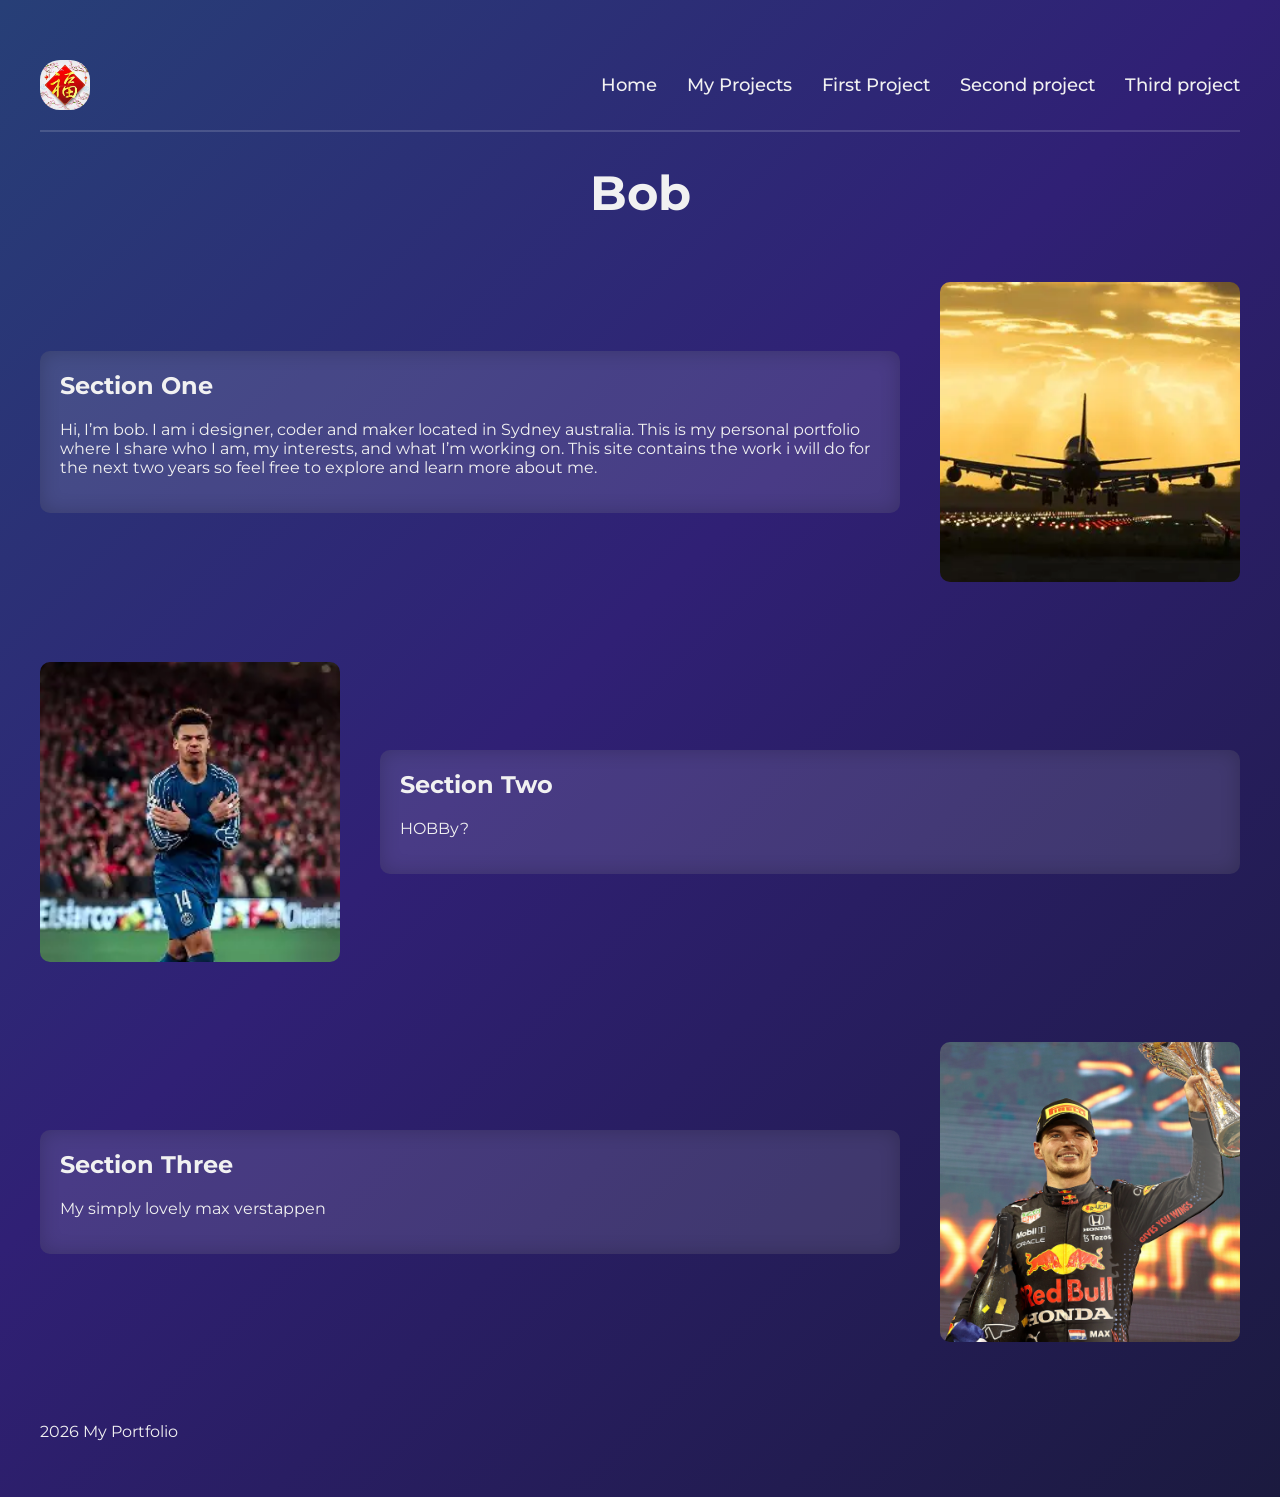
<file: index.html>
<!DOCTYPE html>
<html lang="en">

<head>
    <meta charset="UTF-8">
    <meta name="viewport" content="width=device-width, initial-scale=1.0">
    <link rel="stylesheet" href="style.css">

    <link rel="preconnect" href="https://fonts.googleapis.com">
    <link rel="preconnect" href="https://fonts.gstatic.com/" crossorigin>
    <link href="https://fonts.googleapis.com/css2?family=Montserrat:ital,wght@0,100..900;1,100..900&display=swap"
        rel="stylesheet">
    <title>Portfolio</title>
</head>

<body id="home-page">
    <div class="page-layout">
        <header>
            <div class="logo">
                <img src="Fu.webp" alt="Logo">
            </div>
            <nav class="links">
                <a href="index.html">Home</a>
                <a href="myproject.html">My Projects</a>
                <a href="firstproject.html">First Project</a>
                <a href="secondproject.html">Second project</a>
                <a href="thirdproject.html">Third project</a>
            </nav>
        </header>

        <main>
            <h1 class="title">Bob</h1>

            <section class="row">
                <div class="text">
                    <h2>Section One</h2>
                    <p>Hi, I’m bob. I am i designer, coder and maker located in Sydney australia. This is my personal
                        portfolio where I share who I am, my interests, and what I’m working on. This site contains the
                        work i will do for the next two years so feel free to explore and learn more about me. </p>
                </div>
                <img class="image" src="Plane.webp" alt="Image 1">
            </section>

            <section class="row2">
                <div class="text">
                    <h2>Section Two</h2>
                    <p>HOBBy?</p>
                </div>
                <img class="image" src="soccer.webp" alt="Image 2">
            </section>

            <section class="row">
                <div class="text">
                    <h2>Section Three</h2>
                    <p>My simply lovely max verstappen</p>
                </div>
                <img class="image" src="Max.png" alt="Image 3">
            </section>

        </main>
        <footer>
            <p>2026 My Portfolio</p>
        </footer>
    </div>
</body>

</html>
</file>
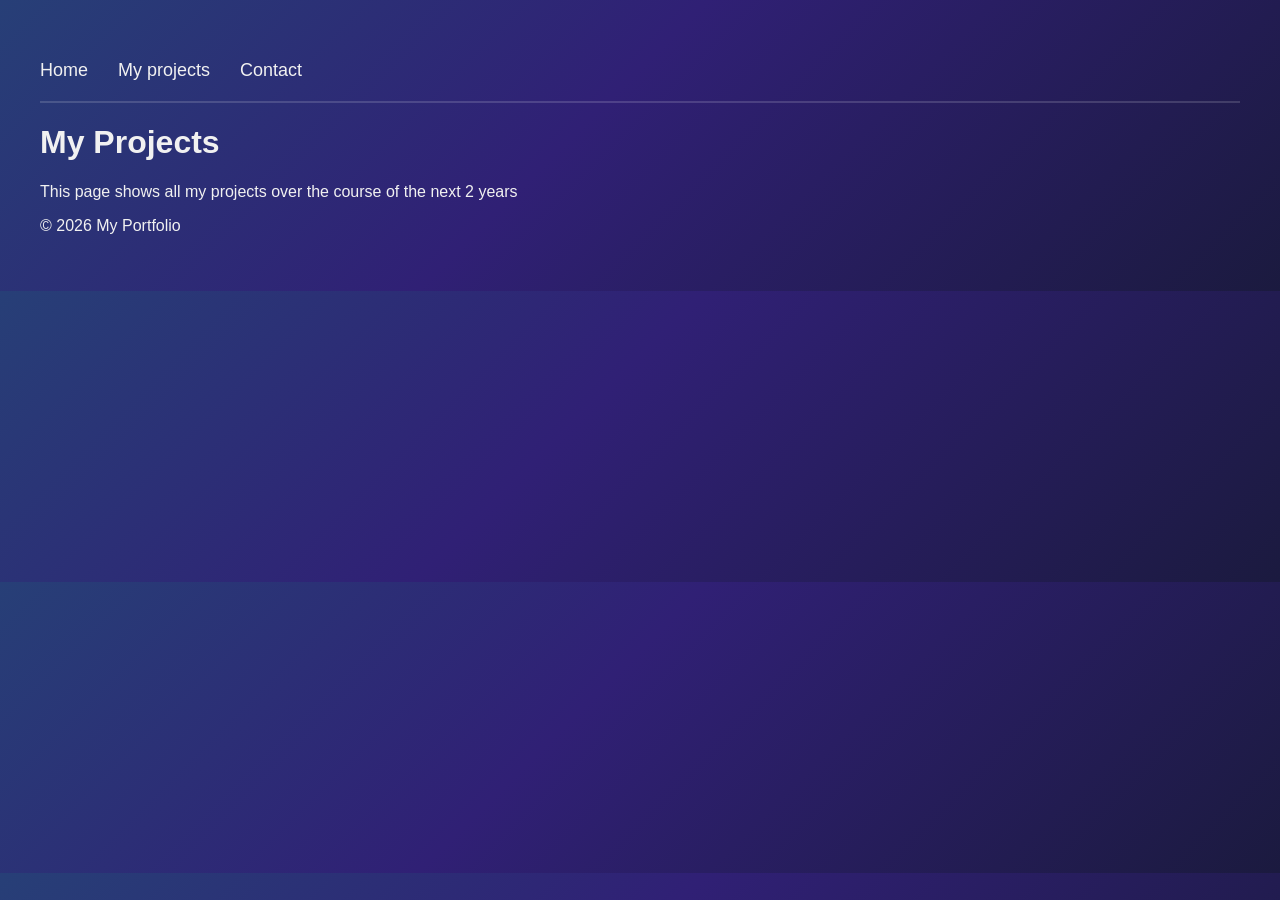
<file: about.html>
<!DOCTYPE html>
<html lang="en">
<head>
    <meta charset="UTF-8">
    <meta name="viewport" content="width=device-width, initial-scale=1.0">
    <title>About</title>

    <link rel="stylesheet" href="style.css">
</head>

<body>
    <div class="page-layout">

        <header>
            <nav class="links">
                <a href="index.html">Home</a>
                <a href="about.html">My projects</a>
                <a href="contact.html">Contact</a>
            </nav>
        </header>

        <main>
            <h1>My Projects</h1>
            <p>This page shows all my projects over the course of the next 2 years</p>
        </main>

        <footer>
            <p>© 2026 My Portfolio</p>
        </footer>

    </div>
</body>
</html>
</file>
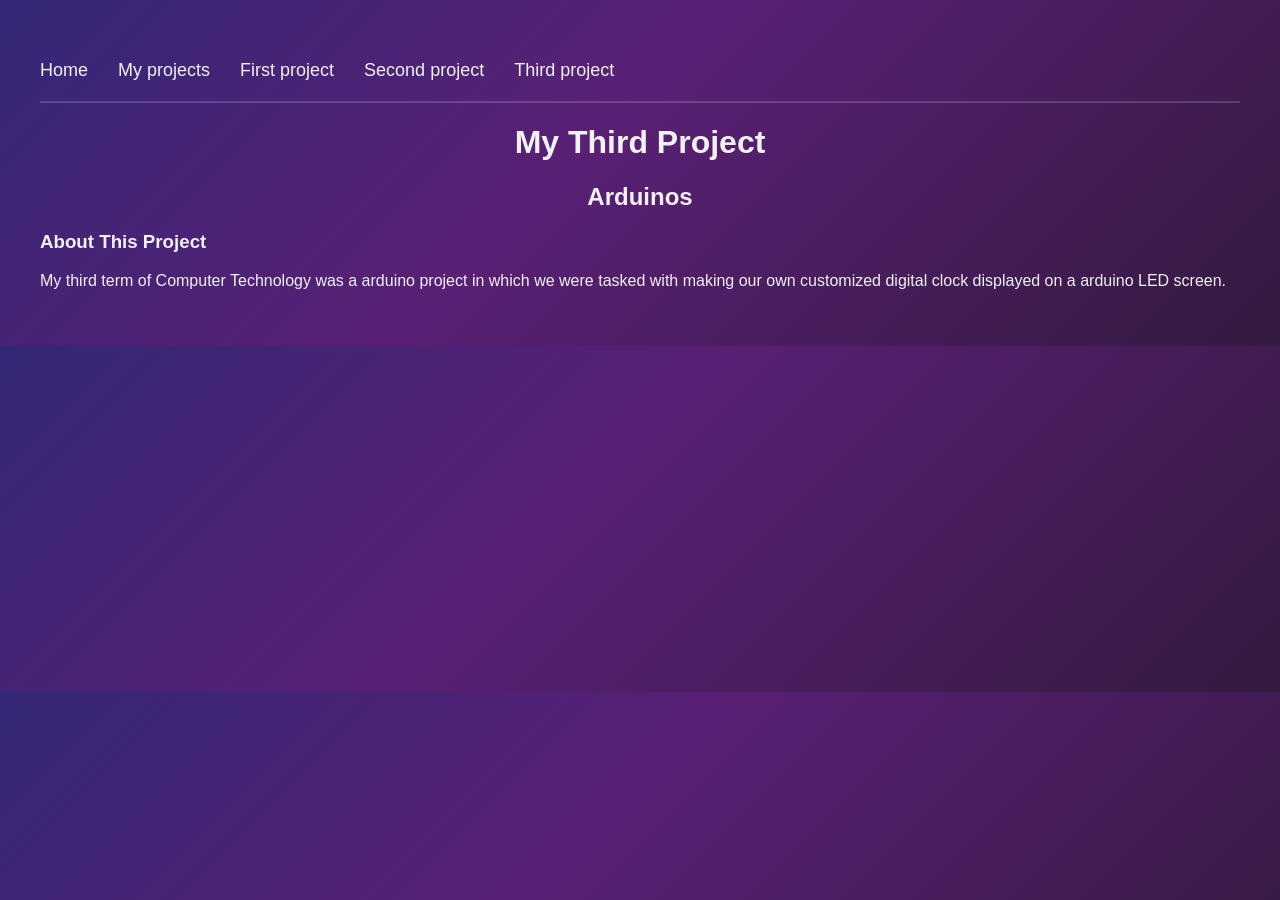
<file: thirdproject.html>
<!DOCTYPE html>
<html lang="en">

<head>
    <meta charset="UTF-8">
    <meta name="viewport" content="width=device-width, initial-scale=1.0">
    <title>About</title>

    <link rel="stylesheet" href="style.css">
</head>

<body class="myproject-page">
    <div class="page-layout">
        <header>
            <nav class="links">
                <a href="index.html">Home</a>
                <a href="myproject.html">My projects</a>
                <a href="firstproject.html">First project</a>
                <a href="secondproject.html">Second project</a>
                <a href="thirdproject.html">Third project</a>
            </nav>
        </header>
        <main>
            <h1 style="text-align: center;">My Third Project</h1>
            <h2 style="text-align: center;">Arduinos</h2>
        </main>
        <div>
            <h3>About This Project</h3>
            <p>My third term of Computer Technology was a arduino project in which we were tasked with making
                our own customized digital clock displayed on a arduino LED screen.</p>
        </div>
</file>
<file: style.css>
body {
    font-family: 'Montserrat', sans-serif;
    background: linear-gradient(135deg, #273f77 0%, #302075 45%, #1b1a3f 100%);
    color: #f1f1f1;
    margin: 0;
    padding: 0;
}

.myproject-page {
    background: linear-gradient(135deg, #342777 0%, #592075 45%, #331a3f 100%);
}

.page-layout {
    max-width: 1200px;
    margin: 0 auto;
    padding: 40px;
}

header {
    display: flex;
    justify-content: space-between;
    align-items: center;
    padding: 20px 0;
    border-bottom: 2px solid rgba(255, 255, 255, 0.15);
}

.logo {
    display: flex;
    align-items: center;
    gap: 12px;
}

.logo img {
    width: 50px;
    height: 50px;
}

.brand {
    font-size: 24px;
    font-weight: 600;
}

.links {
    display: flex;
    gap: 30px;
}

.links a {
    text-decoration: none;
    color: #f1f1f1;
    font-size: 18px;
    font-weight: 500;
    transition: 0.2s ease;
}

.links a:hover {
    color: #dcdcdc;
    transform: translateY(-2px);
}

.title {
    text-align: center;
    font-size: 48px;
    margin-bottom: 60px;
}

.row {
    display: flex;
    align-items: center;
    justify-content: space-between;
    gap: 40px;
    margin-bottom: 80px;
}

.row2 {
    display: flex;
    align-items: center;
    justify-content: space-between;
    gap: 40px;
    margin-bottom: 80px;
    flex-direction: row-reverse;
}

.text {
    flex: 1;
    background: rgba(255, 255, 255, 0.12);
    border-radius: 10px;
    padding: 20px;
    box-shadow: inset 0 0 20px rgba(0, 0, 0, 0.2);
}

.text h2 {
    margin-top: 0;
}

.image {
    width: 300px;
    height: 300px;
    background: lightgray;
    object-fit: cover;
    border-radius: 10px;
}

.page {
    background-color: rgb(102, 13, 131);
}

a {
    text-decoration: none;
    color: white;
}

.image-container {
    display: flex;
    gap: 100px;
    flex-wrap: wrap;
}

img {
    width: 500px;
    height: auto;
}

.image-container2 {
    display: flex;
    gap: 100px;
    flex-wrap: wrap;
}

img {
    border-radius: 20px;
}

.imagetext {
    display: flex;
    flex-direction: row;
}
</file>
